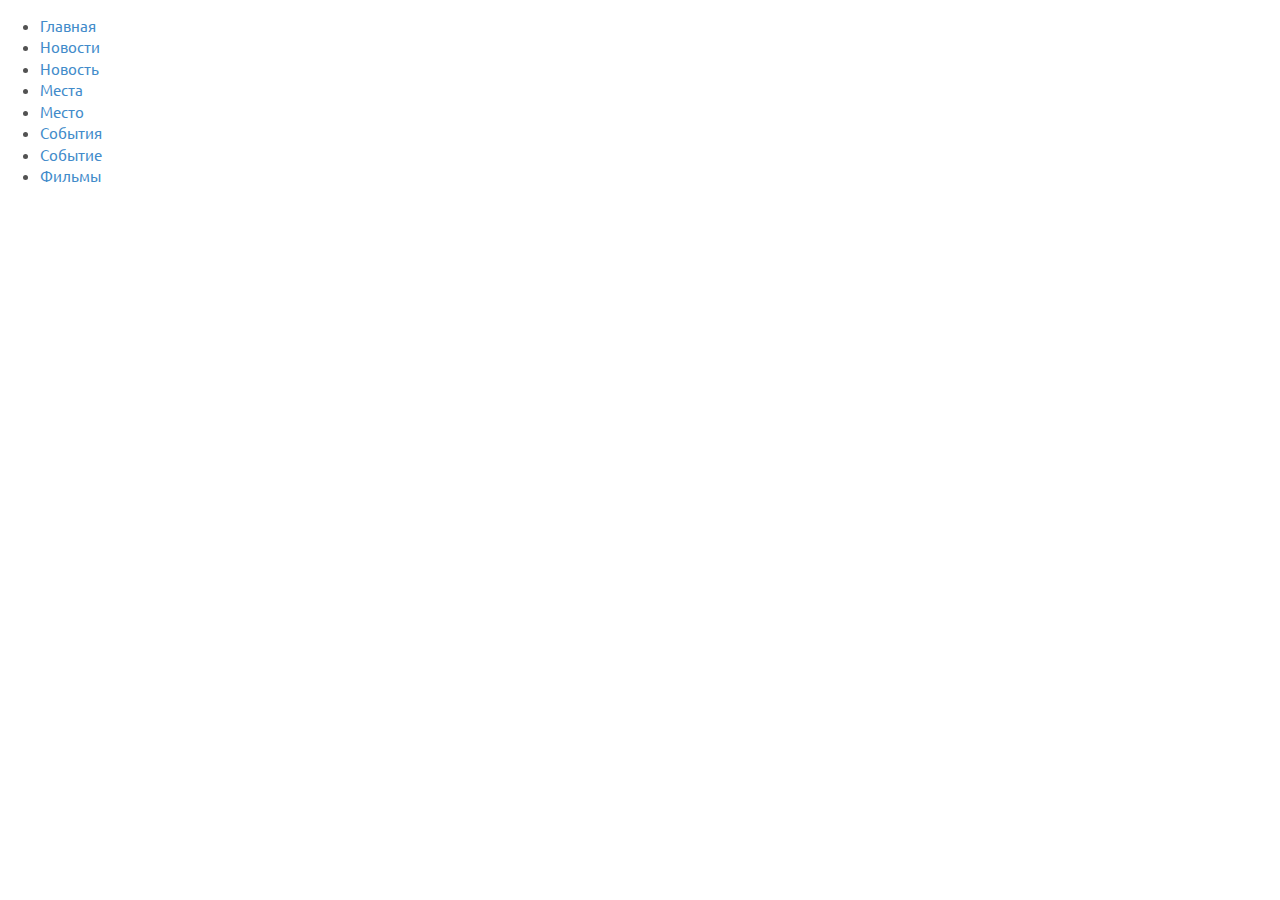
<file: index.html>
<!DOCTYPE html>
<html>
  <head>
    <meta charset="utf-8">
    <meta http-equiv="X-UA-Compatible" content="IE=edge">
    <meta name="viewport" content="initial-scale=1.0">
    <title>KZN</title>
    <link href="style/style.css" rel="stylesheet" media="all">
    <script src="http://vk.com/js/api/openapi.js" type="text/javascript"></script>
    <!--[if lt IE 9]>
      <script src="https://oss.maxcdn.com/libs/html5shiv/3.7.0/html5shiv.js"></script>
      <script src="https://oss.maxcdn.com/libs/respond.js/1.4.2/respond.min.js"></script>
    <![endif]-->


  </head>
<body>
    <div class="wrapper">
      <ul>
        <li><a href="main.html">Главная</a></li>
        <li><a href="news.html">Новости</a></li>
        <li><a href="news-item.html">Новость</a></li>
        <li><a href="places.html">Места</a></li>
        <li><a href="place-item.html">Место</a></li>
        <li><a href="events.html">События</a></li>
        <li><a href="event-item.html">Событие</a></li>
        <li><a href="film.html">Фильмы</a></li>
      </ul>
    </div>
  </body>
</html>
</file>
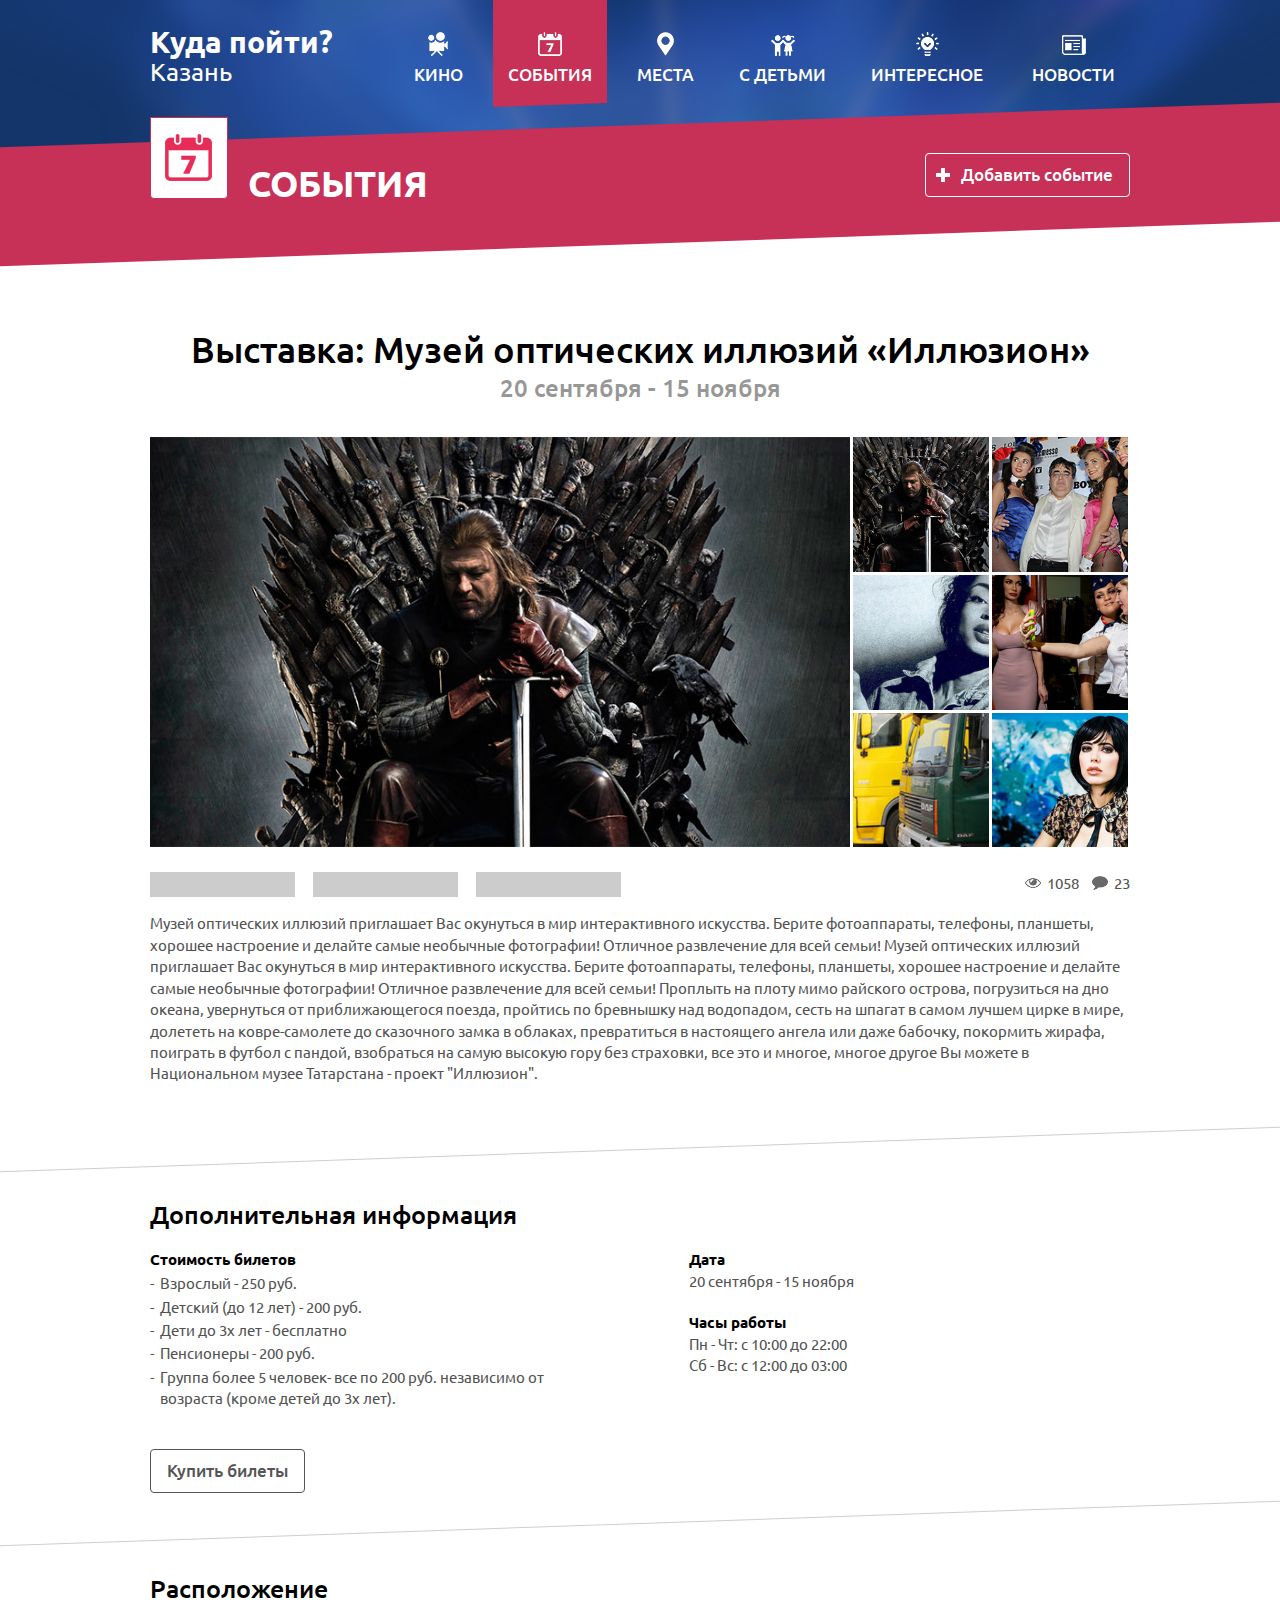
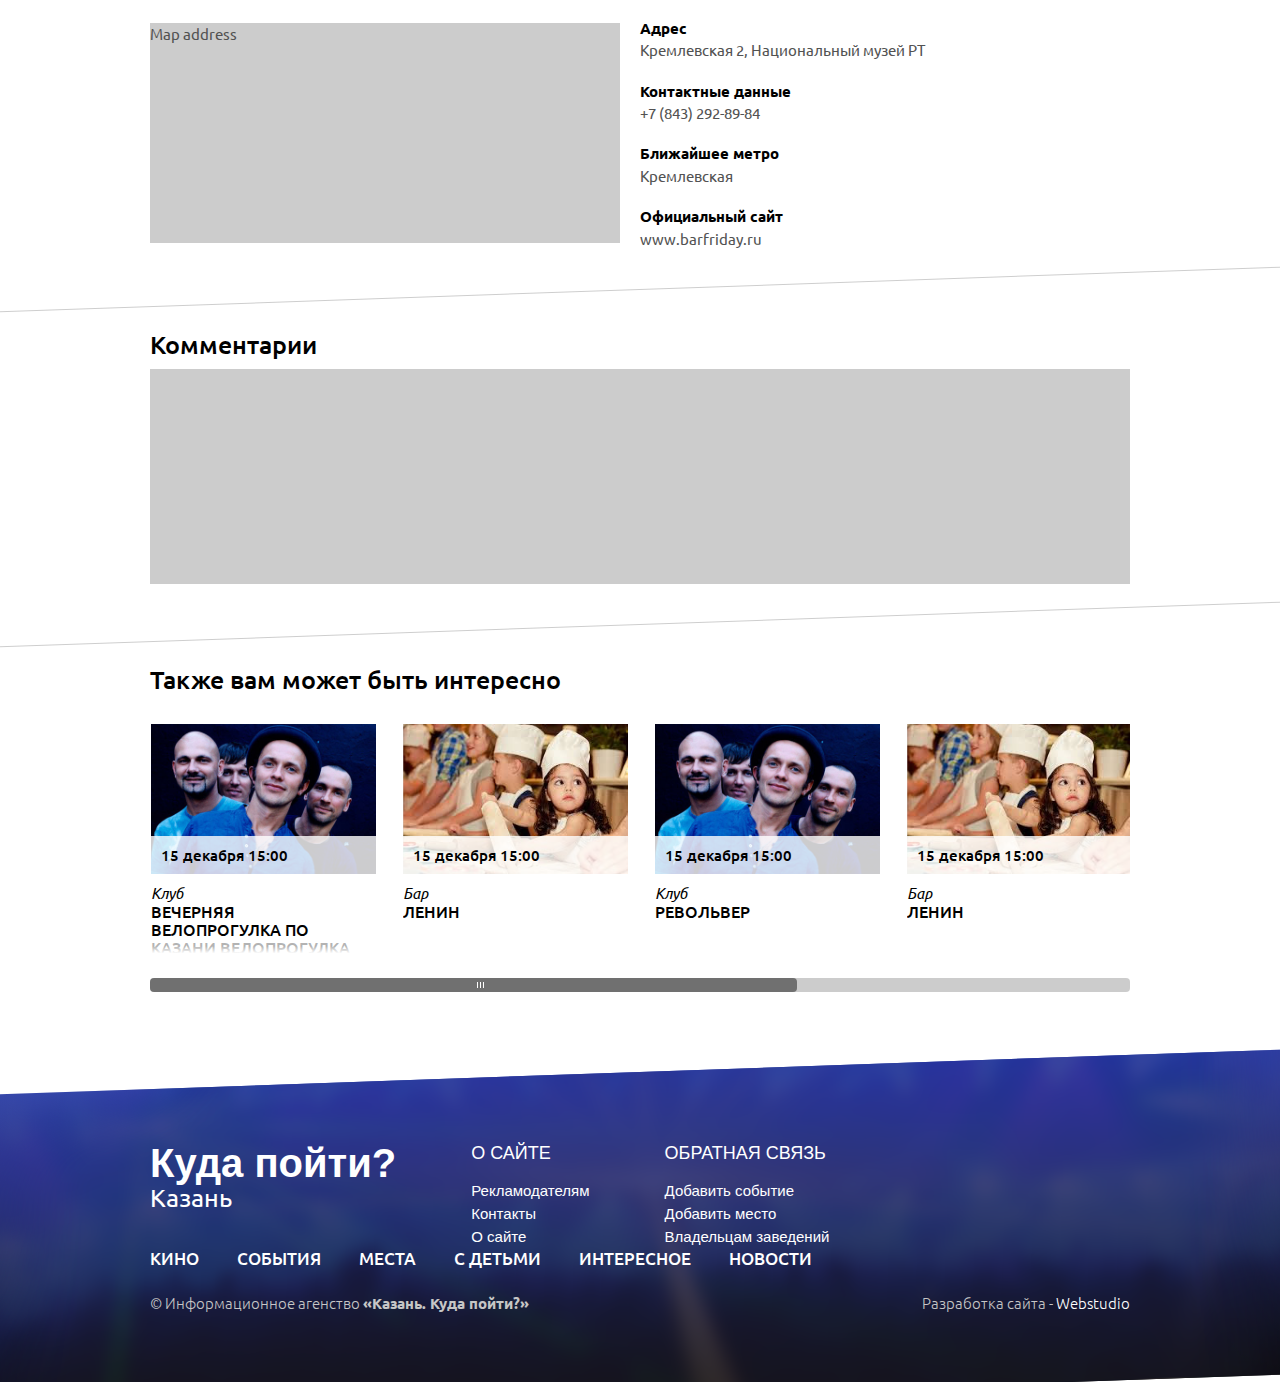
<file: event-item.html>
<!DOCTYPE html>
<html>
  <head>
    <meta charset="utf-8">
    <meta http-equiv="X-UA-Compatible" content="IE=edge">
    <meta name="viewport" content="initial-scale=1.0">
    <title>Event-item</title>
    <link href="style/style.css" rel="stylesheet" media="all">
    <script src="http://vk.com/js/api/openapi.js" type="text/javascript"></script>
    <!--[if lt IE 9]>
      <script src="https://oss.maxcdn.com/libs/html5shiv/3.7.0/html5shiv.js"></script>
      <script src="https://oss.maxcdn.com/libs/respond.js/1.4.2/respond.min.js"></script>
    <![endif]-->

  </head>
<body>
    <div class="wrapper">
  
      <header>
        <div class="header-top">
          <div class="container">
            <div class="logo pull-left">
              <a href="#">Куда пойти? <span>Казань</span></a>
            </div>
            <nav class="pull-right">
              <ul class="menu-list">
                <li class="first"><a href="#" class="link-menu i-cinema">кино</a></li>
                <li class="second  active"><a href="#" class="link-menu i-calendar">события</a></li>
                <li class="third"><a href="#" class="link-menu i-map">места</a></li>
                <li class="fourth"><a href="#" class="link-menu i-child">с детьми</a></li>
                <li class="five"><a href="#" class="link-menu i-lamp">интересное</a></li>
                <li class="six"><a href="#" class="link-menu i-news">новости</a></li>
              </ul>
            </nav>  
          </div><!-- end container -->
        </div>
        <div class="header-bottom event-bg">  
          <div class="container">
            <div class="pull-left">
              <h1 class="title-h1 i-title i-calendar-b-red">События</h1>
            </div>
            <div class="pull-right">
              <button class="btn btn-w">Добавить событие</button>
            </div>
          </div>
        </div>
      </header>

      <div class="middle">
        <div class="container">
            <div class="news-node">
              <div class="news-item">
                <h4 href="#" class="news-title">Выставка: Музей оптических иллюзий «Иллюзион»</h4>
                <p class="news-node-date">20 сентября - 15 ноября</p>
                <div class="gallery-img">
                  <div class="pull-left img-review"><img src="i/news.jpg"></div>
                  <div class="pull-right img-thumbnails">
                    <ul class="list-img-thumbnail">
                      <li>
                        <a href="i/news.jpg" class="img-thumbnail-item"><img src="i/news.jpg"></a>
                      </li>
                      <li>
                        <a href="i/news2.jpg" class="img-thumbnail-item"><img src="i/news2.jpg"></a>
                      </li>
                      <li>
                        <a href="i/news3.jpg" class="img-thumbnail-item"><img src="i/news3.jpg"></a>
                      </li>
                      <li>
                        <a href="i/news4.jpg" class="img-thumbnail-item"><img src="i/news4.jpg"></a>
                      </li>
                      <li>
                        <a href="i/news5.jpg" class="img-thumbnail-item"><img src="i/news5.jpg"></a>
                      </li>
                      <li>
                        <a href="i/news6.jpg" class="img-thumbnail-item"><img src="i/news6.jpg"></a>
                      </li>
                    </ul>
                  </div>
                </div>
                <div class="news-body">
                  <div class="news-body-header">
                    <div class="pull-left">
                      <div class="social-wrap">
                        <div></div>
                        <div></div>
                        <div></div>
                      </div>
                    </div>
                    <div class="pull-right"><span class="reviewed-icon">1058</span> <span class="comment-icon">23</span></div>
                  </div>
                  <p class="text">
                    Музей оптических иллюзий приглашает Вас окунуться в мир интерактивного искусства. Берите фотоаппараты, телефоны, планшеты, хорошее настроение и делайте самые необычные фотографии! Отличное развлечение для всей семьи! Музей оптических иллюзий приглашает Вас окунуться в мир интерактивного искусства. Берите фотоаппараты, телефоны, планшеты, хорошее настроение и делайте самые необычные фотографии! Отличное развлечение для всей семьи!
                    Проплыть на плоту мимо райского острова, погрузиться на дно океана, увернуться от приближающегося поезда, пройтись по бревнышку над водопадом, сесть на шпагат в самом лучшем цирке в мире, долететь на ковре-самолете до сказочного замка в облаках, превратиться в настоящего ангела или даже бабочку, покормить жирафа, поиграть в футбол с пандой, взобраться на самую высокую гору без страховки, все это и многое, многое другое Вы можете в Национальном музее Татарстана - проект "Иллюзион". 
                  </p>
                </div>
              </div>
            </div>
            <div class="skew-line">line</div>
            <div class="info-node">
              <h4 class="title">Дополнительная информация</h4>
              <div class="list-info-node-wrap">
                <ul class="list-info-node pull-left">

                  <li>
                    <h4>Стоимость билетов</h4>
                    <ul class="list-dash">
                      <li>Взрослый - 250 руб.</li>
                      <li>Детский (до 12 лет) - 200 руб.</li>
                      <li>Дети до 3х лет - бесплатно</li>
                      <li>Пенсионеры - 200 руб.</li>
                      <li>Группа более 5 человек- все по 200 руб. независимо от возраста (кроме детей до 3х лет).</li>
                    </ul>
                  </li>
                </ul>
                <ul class="list-info-node pull-right">
                  <li>
                    <h4>Дата</h4>
                    <p>20 сентября - 15 ноября</p>
                  </li>
                  <li>
                    <h4>Часы работы</h4>
                    <p>Пн - Чт:  с 10:00 до 22:00</p>
                    <p>Сб - Вс: с 12:00 до 03:00</p>
                  </li>
                </ul>
              </div>  
              <a href="#" class="btn btn-gray">Купить билеты</a>
            </div>
            <div class="skew-line">line</div>
            <div class="addr-node">
              <h4 class="title">Расположение</h4>

              <div class="addr-wrap">
                <div class="map-wrap pull-left">
                  Map address
                </div>
                <div class="addr-info pull-right">
                  <ul class="addr-list">
                    <li>
                      <h4>Адрес</h4>
                      <p>Кремлевская 2, Национальный музей РТ</p>
                    </li>
                    <li>
                      <h4>Контактные данные</h4>
                      <p><a href="tel:+78432928984">+7 (843) 292-89-84</a></p>
                    </li>
                    <li>
                      <h4>Ближайшее метро</h4>
                      <p>Кремлевская</p>
                    </li>
                    <li>
                      <h4>Официальный сайт</h4>
                      <p><a href="http://www.barfriday.ru/">www.barfriday.ru </a></p>
                    </li>
                  </ul>
                </div>
              </div>
            </div>
            <div class="skew-line">line</div>
            <div class="comment-wrap">
              <h4 class="title">Комментарии</h4>
              <div class="comment-plagin">
              </div>
            </div>
            <div class="skew-line">line</div>
            <div class="other-news-wrap">
              <h4 class="title">Также вам может быть интересно</h4>

              <div class="scroll-h scroll-gray">
                  <ul class="list-inline list-other-news list-other-places">
                    <li>
                      <div class="news-item">
                        <div class="news-img">
                          <img src="i/peolpe.jpg" alt="">
                          <div class="events-time">15 декабря 15:00</div>
                        </div>
                        <div class="news-body border-not">
                          <div class="news-body-header">
                            <div class="pull-left">
                              <p class="news-type">Клуб</p>
                            </div>
                          </div>
                          <a href="#" class="news-title">Вечерняя <br>велопрогулка по казани велопрогулка по казани
                          </a>
                        </div>
                      </div>
                    </li>
                    <li>
                      <div class="news-item">
                        <div class="news-img">
                          <img src="i/girl.jpg" alt="">
                          <div class="events-time">15 декабря 15:00</div>
                        </div>
                        <div class="news-body border-not">
                          <div class="news-body-header">
                            <div class="pull-left">
                              <p class="news-type">Бар</p>
                            </div>
                          </div>
                          <a href="#" class="news-title">Ленин
                          </a>
                        </div>
                      </div>
                    </li>
                    <li>
                      <div class="news-item">
                        <div class="news-img">
                          <img src="i/peolpe.jpg" alt="">
                          <div class="events-time">15 декабря 15:00</div>
                        </div>
                        <div class="news-body border-not">
                          <div class="news-body-header">
                            <div class="pull-left">
                              <p class="news-type">Клуб</p>
                            </div>
                          </div>
                          <a href="#" class="news-title">Револьвер
                          </a>
                        </div>
                      </div>
                    </li>
                    <li>
                      <div class="news-item">
                        <div class="news-img">
                          <img src="i/girl.jpg" alt="">
                          <div class="events-time">15 декабря 15:00</div>
                        </div>
                        <div class="news-body border-not">
                          <div class="news-body-header">
                            <div class="pull-left">
                              <p class="news-type">Бар</p>
                            </div>
                          </div>
                          <a href="#" class="news-title">Ленин
                          </a>
                        </div>
                      </div>
                    </li>
                    <li>
                      <div class="news-item">
                        <div class="news-img">
                          <img src="i/peolpe.jpg" alt="">
                          <div class="events-time">15 декабря 15:00</div>
                        </div>
                        <div class="news-body border-not">
                          <div class="news-body-header">
                            <div class="pull-left">
                              <p class="news-type">Клуб</p>
                            </div>
                          </div>
                          <a href="#" class="news-title">Револьвер
                          </a>
                        </div>
                      </div>
                    </li>
                    <li>
                      <div class="news-item">
                        <div class="news-img">
                          <img src="i/girl.jpg" alt="">
                          <div class="events-time">15 декабря 15:00</div>
                        </div>
                        <div class="news-body border-not">
                          <div class="news-body-header">
                            <div class="pull-left">
                              <p class="news-type">Бар</p>
                            </div>
                          </div>
                          <a href="#" class="news-title">Ленин
                          </a>
                        </div>
                      </div>
                    </li>
                  </ul>
              </div> 

            </div>
 
        </div>  
      </div><!-- end middle -->

   
    </div><!-- end wrapper -->

    <footer id="footer">
      <div class="footer-inner">
        <div class="container">
          <div class="footer-top">
            <div class="logo pull-left">
              <a href="#">Куда пойти? <span>Казань</span></a>
            </div>
            <div class="footer-submenu pull-left">
              <h3>о сайте</h3>
              <ul class="submenu-list">
                <li><a href="#">Рекламодателям</a></li>
                <li><a href="#">Контакты</a></li>
                <li><a href="#">О сайте</a></li>
              </ul>
            </div>
            <div class="footer-submenu pull-left">
              <h3>обратная связь</h3>
              <ul class="submenu-list">
                <li><a href="#">Добавить событие</a></li>
                <li><a href="#">Добавить место</a></li>
                <li><a href="#">Владельцам заведений</a></li>
              </ul>
            </div>
            <div class="vk-wrapper pull-right">
              <!-- VK Widget -->
              <div id="vk_groups"></div>
              <script type="text/javascript">
              VK.Widgets.Group("vk_groups", {mode: 1, width: "220", height: "400", color1: 'FFFFFF', color2: '2B587A', color3: '5B7FA6'}, 38959783);
              </script>
            </div>
          </div>  
          <ul class="menu-list-footer">
            <li><a href="#">кино</a></li>
            <li><a href="#">события</a></li>
            <li><a href="#">места</a></li>
            <li><a href="#">с детьми</a></li>
            <li><a href="#">интересное</a></li>
            <li><a href="#">новости</a></li>
          </ul>
          <div class="footer-bottom">
            <div class="pull-left">
              <p>© Информационное агенство <b>«Казань. Куда пойти?»</b></p>
            </div>
            <div class="pull-right">
              <p>Разработка сайта - <a href="#">Webstudio</a></p>
            </div>
          </div>  
        </div>
      </div>  
    </footer><!-- end footer -->

    <!-- <script src="https://ajax.googleapis.com/ajax/libs/jquery/1/jquery.min.js"></script>-->
    <script src="src/js/jquery-min.js"></script>
    <script src="src/js/slick.js"></script>
    <script src="src/js/scrollpane.js"></script>
    <script src="js/index.js"></script>
  </body>
</html>
</file>
<file: style/style.css>
@charset "UTF-8";
@import url(https://fonts.googleapis.com/css?family=Ubuntu:400,300,300italic,500,700&subset=latin,cyrillic);
/*! normalize.css v3.0.1 | MIT License | git.io/normalize */
html { -ms-text-size-adjust: 100%; -webkit-text-size-adjust: 100%; }

body { margin: 0; }

article, aside, details, figcaption, figure, footer, header, hgroup, main, nav, section, summary { display: block; }

audio, canvas, progress, video { display: inline-block; vertical-align: baseline; }

audio:not([controls]) { display: none; height: 0; }

[hidden], template { display: none; }

a { background: transparent; }

a:active, a:hover, a:focus { outline: 0; }

abbr[title] { border-bottom: 1px dotted; }

b, strong { font-weight: bold; }

dfn { font-style: italic; }

h1 { font-size: 2em; margin: 0.67em 0; }

mark { background: #ff0; color: #000; }

small { font-size: 80%; }

sub, sup { font-size: 75%; line-height: 0; position: relative; vertical-align: baseline; }

sup { top: -0.5em; }

sub { bottom: -0.25em; }

img { border: 0; }

svg:not(:root) { overflow: hidden; }

figure { margin: 1em 40px; }

hr { -moz-box-sizing: content-box; box-sizing: content-box; height: 0; }

pre { overflow: auto; }

code, kbd, pre, samp { font-family: monospace, monospace; font-size: 1em; }

button, input, optgroup, select, textarea { color: inherit; font: inherit; margin: 0; }

button { overflow: visible; }

button, select { text-transform: none; }

button, html input[type="button"], input[type="reset"], input[type="submit"] { -webkit-appearance: button; cursor: pointer; }

button[disabled], html input[disabled] { cursor: default; }

button::-moz-focus-inner, input::-moz-focus-inner { border: 0; padding: 0; }

input { line-height: normal; }

input[type="checkbox"], input[type="radio"] { box-sizing: border-box; padding: 0; }

input[type="number"]::-webkit-inner-spin-button, input[type="number"]::-webkit-outer-spin-button { height: auto; }

input[type="search"] { -webkit-appearance: textfield; -moz-box-sizing: content-box; -webkit-box-sizing: content-box; box-sizing: content-box; }

input[type="search"]::-webkit-search-cancel-button, input[type="search"]::-webkit-search-decoration { -webkit-appearance: none; }

fieldset { border: 1px solid #c0c0c0; margin: 0 2px; padding: 0.35em 0.625em 0.75em; }

legend { border: 0; padding: 0; }

textarea { overflow: auto; }

optgroup { font-weight: bold; }

table { border-collapse: collapse; border-spacing: 0; }

td, th { padding: 0; }

* { -webkit-box-sizing: border-box; -moz-box-sizing: border-box; box-sizing: border-box; outline: none; }

*:before, *:after { -webkit-box-sizing: border-box; -moz-box-sizing: border-box; box-sizing: border-box; }

html { -webkit-tap-highlight-color: transparent; }

body { font-family: "Ubuntu", "Helvetica Neue", Helvetica, Arial, sans-serif; font-size: 15px; line-height: 1.42857; color: #525252; background-color: #fff; word-wrap: break-word; }

input, button, select, textarea { font-family: inherit; font-size: inherit; line-height: inherit; }

a { color: #428bca; text-decoration: none; }
a:hover, a:focus { color: #2a6496; text-decoration: underline; }

figure { margin: 0; }

img { vertical-align: middle; }

.img-responsive { display: block; width: 100% \9; max-width: 100%; height: auto; }

.img-rounded { border-radius: 6px; }

.img-thumbnail { padding: 4px; line-height: 1.42857; background-color: #fff; border: 1px solid #ddd; border-radius: 4px; -webkit-transition: all 0.2s ease-in-out; -o-transition: all 0.2s ease-in-out; transition: all 0.2s ease-in-out; display: inline-block; width: 100% \9; max-width: 100%; height: auto; }

.img-circle { border-radius: 50%; }

hr { margin-top: 21px; margin-bottom: 21px; border: 0; border-top: 1px solid #eeeeee; }

.color-y { color: #ffb91d; }

.list-inline { padding: 0; margin: 0; list-style: none; }
.list-inline li { display: inline-block; vertical-align: top; }

.container { margin-right: auto; margin-left: auto; padding-left: 10px; padding-right: 10px; width: 1000px; }
.container:before, .container:after { content: " "; display: table; }
.container:after { clear: both; }

.container-fluid { margin-right: auto; margin-left: auto; padding-left: 10px; padding-right: 10px; }
.container-fluid:before, .container-fluid:after { content: " "; display: table; }
.container-fluid:after { clear: both; }

.row { margin-left: -10px; margin-right: -10px; }
.row:before, .row:after { content: " "; display: table; }
.row:after { clear: both; }

.col-xs-1, .col-sm-1, .col-md-1, .col-lg-1, .col-xs-2, .col-sm-2, .col-md-2, .col-lg-2, .col-xs-3, .col-sm-3, .col-md-3, .col-lg-3, .col-xs-4, .col-sm-4, .col-md-4, .col-lg-4, .col-xs-5, .col-sm-5, .col-md-5, .col-lg-5, .col-xs-6, .col-sm-6, .col-md-6, .col-lg-6, .col-xs-7, .col-sm-7, .col-md-7, .col-lg-7, .col-xs-8, .col-sm-8, .col-md-8, .col-lg-8, .col-xs-9, .col-sm-9, .col-md-9, .col-lg-9, .col-xs-10, .col-sm-10, .col-md-10, .col-lg-10, .col-xs-11, .col-sm-11, .col-md-11, .col-lg-11, .col-xs-12, .col-sm-12, .col-md-12, .col-lg-12 { position: relative; min-height: 1px; padding-left: 10px; padding-right: 10px; }

.col-lg-1, .col-lg-2, .col-lg-3, .col-lg-4, .col-lg-5, .col-lg-6, .col-lg-7, .col-lg-8, .col-lg-9, .col-lg-10, .col-lg-11, .col-lg-12 { float: left; }

.col-lg-1 { width: 8.33333%; }

.col-lg-2 { width: 16.66667%; }

.col-lg-3 { width: 25%; }

.col-lg-4 { width: 33.33333%; }

.col-lg-5 { width: 41.66667%; }

.col-lg-6 { width: 50%; }

.col-lg-7 { width: 58.33333%; }

.col-lg-8 { width: 66.66667%; }

.col-lg-9 { width: 75%; }

.col-lg-10 { width: 83.33333%; }

.col-lg-11 { width: 91.66667%; }

.col-lg-12 { width: 100%; }

.col-lg-pull-0 { right: auto; }

.col-lg-pull-1 { right: 8.33333%; }

.col-lg-pull-2 { right: 16.66667%; }

.col-lg-pull-3 { right: 25%; }

.col-lg-pull-4 { right: 33.33333%; }

.col-lg-pull-5 { right: 41.66667%; }

.col-lg-pull-6 { right: 50%; }

.col-lg-pull-7 { right: 58.33333%; }

.col-lg-pull-8 { right: 66.66667%; }

.col-lg-pull-9 { right: 75%; }

.col-lg-pull-10 { right: 83.33333%; }

.col-lg-pull-11 { right: 91.66667%; }

.col-lg-pull-12 { right: 100%; }

.col-lg-push-0 { left: auto; }

.col-lg-push-1 { left: 8.33333%; }

.col-lg-push-2 { left: 16.66667%; }

.col-lg-push-3 { left: 25%; }

.col-lg-push-4 { left: 33.33333%; }

.col-lg-push-5 { left: 41.66667%; }

.col-lg-push-6 { left: 50%; }

.col-lg-push-7 { left: 58.33333%; }

.col-lg-push-8 { left: 66.66667%; }

.col-lg-push-9 { left: 75%; }

.col-lg-push-10 { left: 83.33333%; }

.col-lg-push-11 { left: 91.66667%; }

.col-lg-push-12 { left: 100%; }

.col-lg-offset-0 { margin-left: 0%; }

.col-lg-offset-1 { margin-left: 8.33333%; }

.col-lg-offset-2 { margin-left: 16.66667%; }

.col-lg-offset-3 { margin-left: 25%; }

.col-lg-offset-4 { margin-left: 33.33333%; }

.col-lg-offset-5 { margin-left: 41.66667%; }

.col-lg-offset-6 { margin-left: 50%; }

.col-lg-offset-7 { margin-left: 58.33333%; }

.col-lg-offset-8 { margin-left: 66.66667%; }

.col-lg-offset-9 { margin-left: 75%; }

.col-lg-offset-10 { margin-left: 83.33333%; }

.col-lg-offset-11 { margin-left: 91.66667%; }

.col-lg-offset-12 { margin-left: 100%; }

.btn { display: inline-block; margin-bottom: 0; text-align: center; vertical-align: middle; cursor: pointer; background-image: none; background: none; border: 1px solid #ccc; border-radius: 4px; padding: 1px 16px; font: 500 17px/40px "Ubuntu", sans-serif; white-space: nowrap; -webkit-user-select: none; -moz-user-select: none; -ms-user-select: none; user-select: none; -webkit-transition: all linear 0.2s; -o-transition: all linear 0.2s; transition: all linear 0.2s; }
.btn:hover, .btn:active, .btn:focus, .btn.active { text-decoration: none; }

.btn-w { border-color: #fff; color: #fff; }
.btn-w:hover, .btn-w:active, .btn-w:focus, .btn-w.active { background: #fff; }

.btn-gray { border-color: #565555; color: #565555; }
.btn-gray:hover, .btn-gray:active, .btn-gray:focus, .btn-gray.active { background: #565555; color: #fff; }

.btn-y { border-color: #ffb91d; color: #ffb91d; }
.btn-y:hover, .btn-y:active, .btn-y:focus, .btn-y.active { background: #ffb91d; color: #fff; }

.btn-g { border-color: #6bc04b; color: #6bc04b; }
.btn-g:hover, .btn-g:active, .btn-g:focus, .btn-g.active { background: #6bc04b; color: #fff; }

.btn-dark-bl { border-color: #388cf5; color: #388cf5; }
.btn-dark-bl:hover, .btn-dark-bl:active, .btn-dark-bl:focus, .btn-dark-bl.active { background: #388cf5; color: #fff; }

.btn-more { width: 148px; text-align: center; }

.btn-center { display: block; margin: 0 auto; }

.pagination-wrap { margin: 30px 0; text-align: center; }

.pagination { display: inline-block; border: 1px solid #565555; border-radius: 4px; font-size: 0; }
.pagination li { width: 44px; height: 42px; border-left: 1px solid #565555; }
.pagination li a { display: block; font: 500 17px/42px "Ubuntu",sans-serif; color: #565555; -webkit-transition: all linear 0.1s; -o-transition: all linear 0.1s; transition: all linear 0.1s; }
.pagination li a.active { color: #fff; background: #565555; }
.pagination li a:hover, .pagination li a:focus, .pagination li a:active { color: #fff; background: #565555; text-decoration: none; }
.pagination li:first-child { border: none; }

.clearfix:before, .clearfix:after { content: " "; display: table; }
.clearfix:after { clear: both; }

.center-block { display: block; margin-left: auto; margin-right: auto; }

.pull-right { float: right !important; }

.pull-left { float: left !important; }

.hide { display: none !important; }

.show { display: block !important; }

.invisible { visibility: hidden; }

.text-hide { font: 0/0 a; color: transparent; text-shadow: none; background-color: transparent; border: 0; }

.hidden { display: none !important; visibility: hidden !important; }

.affix { position: fixed; -webkit-transform: translate3d(0, 0, 0); transform: translate3d(0, 0, 0); }

/* Slider */
.slick-slider { position: relative; display: block; -moz-box-sizing: border-box; box-sizing: border-box; -webkit-user-select: none; -moz-user-select: none; -ms-user-select: none; user-select: none; -webkit-touch-callout: none; -khtml-user-select: none; -ms-touch-action: pan-y; touch-action: pan-y; -webkit-tap-highlight-color: transparent; }

.slick-list { position: relative; display: block; overflow: hidden; margin: 0; padding: 0; }

.slick-list:focus { outline: none; }

.slick-list.dragging { cursor: pointer; cursor: hand; }

.slick-slider .slick-track, .slick-slider .slick-list { -webkit-transform: translate3d(0, 0, 0); -moz-transform: translate3d(0, 0, 0); -ms-transform: translate3d(0, 0, 0); -o-transform: translate3d(0, 0, 0); transform: translate3d(0, 0, 0); }

.slick-track { position: relative; top: 0; left: 0; display: block; }

.slick-track:before, .slick-track:after { display: table; content: ''; }

.slick-track:after { clear: both; }

.slick-loading .slick-track { visibility: hidden; }

.slick-slide { display: none; float: left; height: 100%; min-height: 1px; }

[dir='rtl'] .slick-slide { float: right; }

.slick-slide img { display: block; }

.slick-slide.slick-loading img { display: none; }

.slick-slide.dragging img { pointer-events: none; }

.slick-initialized .slick-slide { display: block; }

.slick-loading .slick-slide { visibility: hidden; }

.slick-vertical .slick-slide { display: block; height: auto; border: 1px solid transparent; }

.slick-arrow.slick-hidden { display: none; }

/* Slider */
/* Icons */
@font-face { font-family: 'slick'; font-weight: normal; font-style: normal; src: url("./fonts/slick.eot"); src: url("./fonts/slick.eot?#iefix") format("embedded-opentype"), url("./fonts/slick.woff") format("woff"), url("./fonts/slick.ttf") format("truetype"), url("./fonts/slick.svg#slick") format("svg"); }
/* Arrows */
.slick-prev, .slick-next { font-size: 0; line-height: 0; position: absolute; top: 50%; display: block; width: 20px; height: 20px; padding: 0; margin-top: -10px\9; /*lte IE 8*/ -webkit-transform: translate(0, -50%); -ms-transform: translate(0, -50%); transform: translate(0, -50%); cursor: pointer; color: transparent; border: none; outline: none; background: transparent; }

.slick-prev:hover, .slick-prev:focus, .slick-next:hover, .slick-next:focus { color: transparent; outline: none; background: transparent; }

.slick-prev:hover:before, .slick-prev:focus:before, .slick-next:hover:before, .slick-next:focus:before { opacity: 1; }

.slick-prev.slick-disabled:before, .slick-next.slick-disabled:before { opacity: .25; }

.slick-prev:before, .slick-next:before { font-family: 'slick'; font-size: 20px; line-height: 1; opacity: .75; color: #000; -webkit-font-smoothing: antialiased; -moz-osx-font-smoothing: grayscale; }

.slick-prev { left: -25px; }

[dir='rtl'] .slick-prev { right: -25px; left: auto; }

.slick-prev:before { content: 'тЖР'; }

[dir='rtl'] .slick-prev:before { content: 'тЖТ'; }

.slick-next { right: -25px; }

[dir='rtl'] .slick-next { right: auto; left: -25px; }

.slick-next:before { content: 'тЖТ'; }

[dir='rtl'] .slick-next:before { content: 'тЖР'; }

/* Dots */
.slick-slider { margin-bottom: 30px; }

.slick-dots { position: absolute; top: 0; right: -35px; margin: 0; display: block; width: 20px; padding: 0; list-style: none; text-align: center; }

.slick-dots li { position: relative; width: 20px; height: 22px; padding: 0; cursor: pointer; }

.slick-dots li button { font-size: 0; line-height: 0; display: block; width: 20px; height: 20px; padding: 5px; cursor: pointer; color: transparent; border: 0; outline: none; background: transparent; }

.slick-dots li button:hover, .slick-dots li button:focus { outline: none; }

.slick-dots li button:hover:before, .slick-dots li button:focus:before { opacity: 1; }

.slick-dots li button:before { position: absolute; z-index: 10; top: 0; left: 0; width: 12px; height: 12px; border-radius: 12px; border: 2px solid transparent; content: ''; text-align: center; -webkit-font-smoothing: antialiased; -moz-osx-font-smoothing: grayscale; }

.carousel-yellow .slick-dots li button:before { border-color: #ffb91d; }

.carousel-yellow .slick-dots li.slick-active button:before, .carousel-yellow .slick-dots li button:hover:before, .carousel-yellow .slick-dots li button:focus:before { background: #ffb91d; }

.carousel-white .slick-dots li button:before { border-color: #fff; }

.carousel-white .slick-dots li.slick-active button:before, .carousel-white .slick-dots li button:hover:before, .carousel-white .slick-dots li button:focus:before { background: #fff; }

.carousel-dark-bl .slick-dots li button:before { border-color: #388cf5; }

.carousel-dark-bl .slick-dots li.slick-active button:before, .carousel-dark-bl .slick-dots li button:hover:before, .carousel-dark-bl .slick-dots li button:focus:before { background: #388cf5; }

.carousel-green .slick-dots li button:before { border-color: #6bc04b; }

.carousel-green .slick-dots li.slick-active button:before, .carousel-green .slick-dots li button:hover:before, .carousel-green .slick-dots li button:focus:before { background: #6bc04b; }

/* CSS Styles that are needed by jScrollPane for it to operate correctly.  Include this stylesheet in your site or copy and paste the styles below into your stylesheet - jScrollPane may not operate correctly without them. */
.jspContainer { overflow: hidden; position: relative; }

.jspPane { position: absolute; }

.jspVerticalBar { position: absolute; top: 0; right: 0; width: 16px; height: 100%; background: red; }

.jspHorizontalBar { position: absolute; bottom: 25px; left: 0; width: 100%; height: 14px; }

.jspCap { display: none; }

.jspHorizontalBar .jspCap { float: left; }

.jspTrack { background: rgba(255, 255, 255, 0.6); position: relative; }

.jspDrag { background: #fff; position: relative; top: 0; left: 0; cursor: pointer; }

.jspHorizontalBar .jspTrack, .jspHorizontalBar .jspDrag { float: left; height: 100%; border-radius: 4px; }

.jspArrow { background: #50506d; text-indent: -20000px; display: block; cursor: pointer; padding: 0; margin: 0; }

.jspArrow.jspDisabled { cursor: default; background: #80808d; }

.jspVerticalBar .jspArrow { height: 16px; }

.jspHorizontalBar .jspArrow { width: 16px; float: left; height: 100%; }

.jspVerticalBar .jspArrow:focus { outline: none; }

.jspCorner { background: #eeeef4; float: left; height: 100%; }

.jspPane { outline: none; }

/* Yuk! CSS Hack for IE6 3 pixel bug :( */
* html .jspCorner { margin: 0 -3px 0 0; }

.other-news-wrap .jspHorizontalBar { bottom: 0; }

.scroll-h .jspDrag:after { content: ""; position: absolute; z-index: 10; top: 50%; left: 50%; display: block; width: 7px; height: 6px; margin: -3px 0 0 3px; background: url("../i/icons/sprites.png"); background-position: -207px -125px; }

.scroll-gray .jspTrack { background: rgba(0, 0, 0, 0.2); }
.scroll-gray .jspDrag { background: rgba(0, 0, 0, 0.45); }
.scroll-gray .jspDrag:after { content: ""; position: absolute; z-index: 10; top: 50%; left: 50%; display: block; width: 7px; height: 6px; margin: -3px 0 0 3px; background: url("../i/icons/sprites.png"); background-position: -264px -214px; }

/*! Swipebox v1.3.0 | Constantin Saguin csag.co | MIT License | github.com/brutaldesign/swipebox */
html.swipebox-html.swipebox-touch { overflow: hidden !important; }

#swipebox-overlay img { border: none !important; }

#swipebox-overlay { width: 100%; height: 100%; position: fixed; top: 0; left: 0; z-index: 99999 !important; overflow: hidden; -webkit-user-select: none; -moz-user-select: none; -ms-user-select: none; user-select: none; }

#swipebox-container { position: relative; width: 100%; height: 100%; }

#swipebox-slider { -webkit-transition: -webkit-transform 0.4s ease; transition: transform 0.4s ease; height: 100%; left: 0; top: 0; width: 100%; white-space: nowrap; position: absolute; display: none; cursor: pointer; }

#swipebox-slider .slide { height: 100%; width: 100%; padding: 0 10%; line-height: 1px; text-align: center; display: inline-block; }

#swipebox-slider .slide:before { content: ""; display: inline-block; height: 50%; width: 1px; margin-right: -1px; }

#swipebox-slider .slide img, #swipebox-slider .slide .swipebox-video-container, #swipebox-slider .slide .swipebox-inline-container { display: inline-block; max-height: 100%; max-width: 100%; margin: 0; padding: 0; width: auto; height: auto; vertical-align: middle; }

#swipebox-slider .slide .swipebox-video-container { background: none; max-width: 1140px; max-height: 100%; width: 100%; padding: 5%; -webkit-box-sizing: border-box; box-sizing: border-box; }

#swipebox-slider .slide .swipebox-video-container .swipebox-video { width: 100%; height: 0; padding-bottom: 56.25%; overflow: hidden; position: relative; }

#swipebox-slider .slide .swipebox-video-container .swipebox-video iframe { width: 100% !important; height: 100% !important; position: absolute; top: 0; left: 0; }

#swipebox-slider .slide-loading { background: url(../i/icons/loader.gif) no-repeat center center; }

#swipebox-bottom-bar, #swipebox-top-bar { -webkit-transition: 0.5s; transition: 0.5s; position: absolute; left: 0; z-index: 999; height: 0; width: 100%; }

#swipebox-bottom-bar { top: 50%; margin-top: -25px; }

#swipebox-top-bar { top: -50px; }

#swipebox-title { display: block; width: 100%; text-align: center; }

#swipebox-prev, #swipebox-next, #swipebox-close { background-image: url(../i/icons/icons.png); background-repeat: no-repeat; border: none !important; text-decoration: none !important; cursor: pointer; width: 50px; height: 50px; top: 0; }

#swipebox-arrows { display: block; margin: 0 auto; width: 100%; height: 0; }

#swipebox-prev { background-position: -32px 13px; float: left; }

#swipebox-next { background-position: -78px 13px; float: right; }

#swipebox-close { top: 0; right: 0; position: absolute; z-index: 9999; background-position: 15px 12px; }

.swipebox-no-close-button #swipebox-close { display: none; }

#swipebox-prev.disabled, #swipebox-next.disabled { opacity: 0.3; }

.swipebox-no-touch #swipebox-overlay.rightSpring #swipebox-slider { -webkit-animation: rightSpring 0.3s; animation: rightSpring 0.3s; }

.swipebox-no-touch #swipebox-overlay.leftSpring #swipebox-slider { -webkit-animation: leftSpring 0.3s; animation: leftSpring 0.3s; }

.swipebox-touch #swipebox-container:before, .swipebox-touch #swipebox-container:after { -webkit-backface-visibility: hidden; backface-visibility: hidden; -webkit-transition: all .3s ease; transition: all .3s ease; content: ' '; position: absolute; z-index: 999; top: 0; height: 100%; width: 20px; opacity: 0; }

.swipebox-touch #swipebox-container:before { left: 0; -webkit-box-shadow: inset 10px 0px 10px -8px #656565; box-shadow: inset 10px 0px 10px -8px #656565; }

.swipebox-touch #swipebox-container:after { right: 0; -webkit-box-shadow: inset -10px 0px 10px -8px #656565; box-shadow: inset -10px 0px 10px -8px #656565; }

.swipebox-touch #swipebox-overlay.leftSpringTouch #swipebox-container:before { opacity: 1; }

.swipebox-touch #swipebox-overlay.rightSpringTouch #swipebox-container:after { opacity: 1; }

@-webkit-keyframes rightSpring { 0% { left: 0; }
  50% { left: -30px; }
  100% { left: 0; } }
@keyframes rightSpring { 0% { left: 0; }
  50% { left: -30px; }
  100% { left: 0; } }
@-webkit-keyframes leftSpring { 0% { left: 0; }
  50% { left: 30px; }
  100% { left: 0; } }
@keyframes leftSpring { 0% { left: 0; }
  50% { left: 30px; }
  100% { left: 0; } }
@media screen and (min-width: 800px) { #swipebox-close { right: 10px; }
  #swipebox-arrows { width: 95%; } }
/* Skin 
--------------------------*/
#swipebox-overlay { background: rgba(0, 0, 0, 0.85); }

#swipebox-bottom-bar, #swipebox-top-bar { text-shadow: 1px 1px 1px black; opacity: 0.95; }

#swipebox-top-bar { color: white !important; font-size: 15px; line-height: 43px; font-family: Helvetica, Arial, sans-serif; }

.film-item { margin: 80px 0 40px 0; }

.film-header { margin: 20px 0 30px 0; }
.film-header:before, .film-header:after { content: " "; display: table; }
.film-header:after { clear: both; }
.film-header h2 { margin: 5px 0; font: 500 36px/40px "Ubuntu", sans-serif; color: #000; letter-spacing: 0; }
.film-header h4 { margin: 5px 0; font: 500 24px/26px "Ubuntu", sans-serif; color: #979797; }
.film-header .name-film { max-width: 760px; }

.film-header .btn { margin: 10px 0; }

.film-info { margin: 10px 0; font-size: 0; }
.film-info:before, .film-info:after { content: " "; display: table; }
.film-info:after { clear: both; }
.film-info .col-1, .film-info .col-3 { display: inline-block; vertical-align: top; overflow: hidden; }
.film-info .col-2 { display: inline-block; vertical-align: top; }

.film-poster { width: 136px; margin-right: 40px; }
.film-poster img { display: block; max-width: 100%; }

.film-detail-list { list-style-type: none; padding: 0; margin: 0; width: 500px; margin: -25px 30px 0 -3%; }
.film-detail-list li { display: inline-block; vertical-align: top; width: 47%; margin: 25px 0 0 3%; }
.film-detail-list .title { margin: 0; font: 700 15px/17px "Ubuntu", sans-serif; color: #000; letter-spacing: 0; }
.film-detail-list .text { margin: 0; font: 400 15px/17px "Ubuntu", sans-serif; color: #525252; }

.film-raiting { width: 270px; height: 180px; font: 700 24px/34px "Ubuntu", sans-serif; color: #f6883c; }
.film-raiting:before, .film-raiting:after { content: " "; display: table; }
.film-raiting:after { clear: both; }
.film-raiting .imbd-r { float: left; padding: 0 0 0 87px; background: url("../i/icons/imbd.jpg") center left no-repeat; }
.film-raiting .kp-r { float: right; padding: 0 0 0 87px; background: url("../i/icons/kp.jpg") center left no-repeat; }

.film-review { position: relative; height: 75px; overflow: hidden; }
.film-review p { margin: 10px 0; }
.film-review .inner { padding: 0 0 10px 0; }

.film-link-review { position: absolute; bottom: 0; display: inline-block; color: #000; }
.film-link-review:hover, .film-link-review:focus { color: #000; }
.film-link-review:focus { text-decoration: none; }

.film-synopsis { position: relative; padding: 0 0 20px 0; margin: 0 0 20px 0; }

.film-gallery { height: 150px; }

.gallery-list { list-style-type: none; padding: 0; margin: 0 0 0 -3px; font-size: 0; }
.gallery-list li { position: relative; display: inline-block; vertical-align: top; width: 137px; height: 135px; margin: 0 0 0 3px; background: #ccc; }
.gallery-list li img { position: absolute; top: 0; left: 50%; height: 100%; -webkit-transform: translate(-50%, 0); -ms-transform: translate(-50%, 0); -o-transform: translate(-50%, 0); transform: translate(-50%, 0); }
.gallery-list li.gallery-video { width: 279px; }
.gallery-list li.gallery-video:after { content: ""; position: absolute; top: 50%; left: 50%; z-index: 10; width: 0; height: 0; border: 0 solid transparent; border-bottom-width: 30px; border-top-width: 30px; border-left: 30px solid #fff; -webkit-transform: translate(-50%, -50%); -ms-transform: translate(-50%, -50%); -o-transform: translate(-50%, -50%); transform: translate(-50%, -50%); }

.film-shows { margin: 90px 0 20px 0; }

.film-shows-top:before, .film-shows-top:after { content: " "; display: table; }
.film-shows-top:after { clear: both; }
.film-shows-top .title { float: left; margin: 10px 0; font: 500 36px/40px "Ubuntu", sans-serif; color: #000; letter-spacing: 0; }
.film-shows-top .text { float: right; color: #000; }

.film-shows-header:before, .film-shows-header:after { content: " "; display: table; }
.film-shows-header:after { clear: both; }
.film-shows-header .btn { padding: 1px 14px; }

.table-cinema td { vertical-align: middle; padding: 10px 0 20px 0; }

.table-cinema { width: 100%; margin: 12px 0; table-layout: fixed; }
.table-cinema tr { border-top: 1px solid #ccc; }
.table-cinema tr td:first-child { width: 40%; padding-right: 20px; }
.table-cinema tr td:nth-child(2) { width: 60%; }

.table-cinema .cinema-title { margin: 0; font: 700 20px/23px "Ubuntu", sans-serif; color: #000; }
.table-cinema .addr { margin: 0; }

.list-show { list-style: none; padding: 0; margin: 0 0 0 -11px; font-size: 0; }
.list-show li { display: inline-block; margin: 10px 0 0 11px; }
.list-show .show-item { width: 80px; height: 40px; border: 1px solid #ccc; text-align: center; color: #000; font: 500 20px/40px "Ubuntu", sans-serif; }
.list-show .show-item.inactive { color: #ccc; }

.shows-detail { position: relative; padding: 0 0 0 50px; }
.shows-detail .shows-type { position: absolute; display: block; top: 50%; left: 0; margin-top: -3px; font: 300 16px/16px "Ubuntu", sans-serif; }

.news-item { margin: 0 0 20px 0; }
.news-item .news-img { overflow: hidden; }
.news-item .news-img img { display: block; width: 100%; }
.news-item .link-black { display: block; }

.news-tag { padding: 16px 20px; border: 1px solid #ccc; border-bottom: none; }
.news-tag .title { margin: 0; color: #3eb2fd; text-transform: uppercase; font: 500 16px/18px "Ubuntu", sans-serif; }

.news-tag.news-tag-border { border-top: none; }

.news-body-header:before, .news-body-header:after { content: " "; display: table; }
.news-body-header:after { clear: both; }
.news-body-header .news-type, .news-body-header .news-date { margin: 0; }
.news-body-header .news-type { font: italic 300 15px/18px "Ubuntu", sans-serif; color: #000; }
.news-body-header .news-date { font: 300 13px/15px "Ubuntu", sans-serif; }

.news-body { padding: 10px 20px 20px 20px; border: 1px solid #ccc; border-top: none; font-size: 15px; }
.news-body .news-title { display: block; margin: 5px 0 10px 0; color: #000; text-transform: uppercase; font: 500 24px/28px "Ubuntu", sans-serif; }
.news-body .text { margin: 10px 0 0 0; }

.news-item-photo .news-title { margin: 5px 0 0 0; font: 500 16px/18px "Ubuntu", sans-serif; }

.content-news-double:before, .content-news-double:after { content: " "; display: table; }
.content-news-double:after { clear: both; }
.content-news-double .content-news-left { float: left; width: 48%; }
.content-news-double .content-news-right { float: right; width: 48%; }

.news-group .news-item { margin-bottom: 0; }
.news-group .news-item .link-black { margin-bottom: 15px; }
.news-group .news-body .news-title { font: 500 16px/18px "Ubuntu", sans-serif; }
.news-group .news-short { padding: 18px 20px; border: 1px solid #ccc; border-top: none; }
.news-group .news-body { padding-bottom: 5px; }

.news-short-list { list-style: none; padding: 0; margin: 0; }
.news-short-list a { display: block; color: #000; font: 500 16px/18px "Ubuntu", sans-serif; }

.news-short-list li { margin-bottom: 20px; }

.news-short-list li:last-child { margin: 0; }

.news-node { padding: 40px 0 40px 0; text-align: center; }
.news-node .news-item { margin-bottom: 0; }
.news-node .news-title { margin: 25px 0; font: 500 36px/40px "Ubuntu", sans-serif; color: #000; }
.news-node .news-body { padding: 10px 0; border: none; text-align: left; }
.news-node .news-body .text { margin: 0 0 15px 0; }
.news-node .news-body-header { padding: 15px 0; }
.news-node .news-date { color: #8b8b8b; margin: 8px 0; }
.news-node .news-type { margin: 8px 0; display: inline-block; border: 1px solid #525252; padding: 5px 12px; }

.news-node-date { margin: -20px 0 0 0; font: 500 24px/28px "Ubuntu", sans-serif; color: #979797; }

.social-wrap { margin: 0 0 0 -15px; }
.social-wrap div { display: inline-block; vertical-align: top; width: 145px; height: 25px; background: #ccc; margin: 0 0 0 15px; }

.content-double { padding: 0 0 40px 0; }
.content-double:before, .content-double:after { content: " "; display: table; }
.content-double:after { clear: both; }
.content-double .content-left { float: left; width: 66%; }
.content-double .content-right { float: right; width: 32%; }

.places-bl { padding-top: 40px; }

.pink-bg { background: #f43c7a; }
.pink-bg .btn-w:hover, .pink-bg .btn-w:active, .pink-bg .btn-w.active { background: #fff; color: #f43c7a; }

.blue-bg { background: #54bce3; }
.blue-bg .btn-w:hover, .blue-bg .btn-w:active, .blue-bg .btn-w.active { background: #fff; color: #54bce3; }

.white-bg { background: #fff; }

.event-bg { background: #c73057; }
.event-bg .btn-w:hover, .event-bg .btn-w:active, .event-bg .btn-w.active { background: #fff; color: #c73057; }

.yellow-bg { background: #ffb91d; }

.news-bg { background: #3eb2fd; }

.violet-bg { background: #6c6fa5; }
.violet-bg .btn-w:hover, .violet-bg .btn-w:active, .violet-bg .btn-w.active { background: #fff; color: #6c6fa5; }

.color-w { color: #fff; }

.color-g { color: #6bc04b; }

.color-dark-bl { color: #388cf5; }

.list-dash { list-style: none; margin: 0; padding: 0; }
.list-dash li { position: relative; margin: 2px 0; padding: 0 0 0 10px; }
.list-dash li:before { content: "-"; position: absolute; top: 0; left: 0; }

.list-places { font-size: 0; margin: 0 0 30px -26px; }
.list-places li { width: 225px; margin: 20px 0 0 26px; font-size: 15px; }
.list-places li:hover .places-img img { -webkit-transform: scale(1.1); -ms-transform: scale(1.1); -o-transform: scale(1.1); transform: scale(1.1); }

.places-img { position: relative; height: 142px; overflow: hidden; border: 1px solid #dedede; margin: 0 0 7px 0; background: #ccc; }
.places-img img { width: 100%; -webkit-transition: all ease 0.9s; -o-transition: all ease 0.9s; transition: all ease 0.9s; }
.places-img .events-time { position: absolute; z-index: 10; bottom: 0; left: 0; width: 100%; padding: 10px; font: 500 15px/18px "Ubuntu", sans-serif; color: #000; background: rgba(255, 255, 255, 0.8); }

.places-header:before, .places-header:after { content: " "; display: table; }
.places-header:after { clear: both; }

.places-title { display: inline-block; font: italic 300 15px/20px "Ubuntu", sans-serif; }

.places-link { position: relative; display: block; color: #000; text-transform: uppercase; font: 500 18px/20px "Ubuntu", sans-serif; height: 60px; overflow: hidden; }
.places-link:hover, .places-link:focus { color: #000; }
.places-link:after { content: ""; position: absolute; z-index: 10; bottom: 0; left: 0; width: 100%; height: 18px; background-image: -webkit-linear-gradient(top, rgba(255, 255, 255, 0.7) 40%, white 80%); background-image: -o-linear-gradient(top, rgba(255, 255, 255, 0.7) 40%, white 80%); background-image: linear-gradient(to bottom, rgba(255, 255, 255, 0.7) 40%, white 80%); background-repeat: repeat-x; filter: progid:DXImageTransform.Microsoft.gradient(startColorstr='#B3FFFFFF', endColorstr='#FFFFFFFF', GradientType=0); }

.link-black { color: #000; }
.link-black:hover { color: #000; }

.comment-wrap { margin: 80px 0; }
.comment-wrap .title { margin: 10px 0; color: #000; font: 500 25px/30px "Ubuntu", sans-serif; }

.comment-plagin { height: 215px; background: #ccc; }

.other-news-wrap { margin: 40px 0; }
.other-news-wrap .title { margin: 10px 0 30px 0; color: #000; font: 500 25px/30px "Ubuntu", sans-serif; }
.other-news-wrap .news-title { position: relative; height: 55px; overflow: hidden; }
.other-news-wrap .news-title:after { content: ""; position: absolute; z-index: 10; bottom: 0; left: 0; width: 100%; height: 18px; background-image: -webkit-linear-gradient(top, rgba(255, 255, 255, 0.7) 40%, white 80%); background-image: -o-linear-gradient(top, rgba(255, 255, 255, 0.7) 40%, white 80%); background-image: linear-gradient(to bottom, rgba(255, 255, 255, 0.7) 40%, white 80%); background-repeat: repeat-x; filter: progid:DXImageTransform.Microsoft.gradient(startColorstr='#B3FFFFFF', endColorstr='#FFFFFFFF', GradientType=0); }
.other-news-wrap .news-item { margin-bottom: 5px; }

.list-other-news { white-space: nowrap; margin: 0 0 40px -19px; font-size: 0; }
.list-other-news li { margin: 0 0 0 21px; width: 312px; white-space: normal; }
.list-other-news .news-title { font: 500 16px/18px "Ubuntu", sans-serif; }
.list-other-news .news-body { padding-bottom: 10px; }
.list-other-news .news-body.border-not { border: none; padding: 10px 0; }

.list-other-news .news-img { position: relative; height: 190px; background: #ccc; }
.list-other-news .news-img img { position: absolute; top: 0; left: 50%; height: 100%; width: auto; -webkit-transform: translate(-50%, 0); -ms-transform: translate(-50%, 0); -o-transform: translate(-50%, 0); transform: translate(-50%, 0); }

.list-other-news.list-other-places { margin: 0 0 10px -30px; }
.list-other-news.list-other-places li { width: 225px; margin: 0 -4px 0 31px; }
.list-other-news.list-other-places .news-title { margin: 0 0 10px 0; }

.list-other-news.list-other-places .news-img { height: 150px; }

.gallery-img { margin: 35px 0 0 0; }
.gallery-img:before, .gallery-img:after { content: " "; display: table; }
.gallery-img:after { clear: both; }
.gallery-img .img-review { position: relative; width: 700px; height: 410px; background: #ccc; overflow: hidden; }
.gallery-img .img-review img { position: absolute; z-index: 5; height: 100%; width: auto; top: 0; left: 50%; -webkit-transform: translate(-50%, 0); -ms-transform: translate(-50%, 0); -o-transform: translate(-50%, 0); transform: translate(-50%, 0); }
.gallery-img .img-thumbnails { width: 280px; height: 410px; overflow: hidden; }

.list-img-thumbnail { list-style: none; padding: 0; margin: -3px 0 0 -2px; font-size: 0; }
.list-img-thumbnail li { display: inline-block; vertical-align: top; margin: 3px 0 0 3px; }

.img-thumbnail-item { position: relative; display: block; width: 136px; height: 135px; background: #ccc; overflow: hidden; }
.img-thumbnail-item img { position: absolute; z-index: 5; height: 100%; width: auto; top: 0; left: 50%; -webkit-transform: translate(-50%, 0); -ms-transform: translate(-50%, 0); -o-transform: translate(-50%, 0); transform: translate(-50%, 0); }

.info-node { margin: 50px 0 60px 0; }
.info-node .title { margin: 10px 0 20px 0; color: #000; font: 500 25px/30px "Ubuntu", sans-serif; }

.list-info-node-wrap { margin: 0 0 20px 0; font-size: 0; }
.list-info-node-wrap:before, .list-info-node-wrap:after { content: " "; display: table; }
.list-info-node-wrap:after { clear: both; }

.list-info-node-wrap .list-info-node { list-style: none; padding: 0; margin: 0; display: inline-block; vertical-align: top; width: 45%; font-size: 15px; }
.list-info-node-wrap .list-info-node li { margin: 0 0 20px 0; }
.list-info-node-wrap .list-info-node li h4 { margin: 0; font-weight: 700; color: #000; }
.list-info-node-wrap .list-info-node li p { margin: 0; }

.list-info-node-wrap .list-info-node .list-dash li { margin: 2px 0; }

.addr-node { margin: 80px 0; }
.addr-node .title { margin: 10px 0 20px 0; color: #000; font: 500 25px/30px "Ubuntu", sans-serif; }

.addr-wrap:before, .addr-wrap:after { content: " "; display: table; }
.addr-wrap:after { clear: both; }
.addr-wrap .map-wrap { width: 470px; height: 220px; background: #ccc; }
.addr-wrap .addr-info { width: 490px; }

.addr-list { list-style: none; padding: 0; margin: -25px 0 0 0; }
.addr-list li { margin: 20px 0 0 0; }
.addr-list h4 { margin: 0; font-weight: 700; color: #000; }
.addr-list p { margin: 0; }
.addr-list p a { color: #525252; }

.photo-gallery-wrap { margin: 70px 0; }
.photo-gallery-wrap .title { margin: 10px 0 20px 0; color: #000; font: 500 25px/30px "Ubuntu", sans-serif; }

.photo-gallery-inner { overflow: hidden; height: 215px; background: #ccc; }

input.checkbox { position: relative; top: 4px; z-index: 10; width: 20px; height: 20px; margin-left: 15px; cursor: pointer; opacity: 0; filter: alpha(opacity=0); }
input.checkbox + label { position: relative; z-index: 5; padding-left: 10px; }
input.checkbox + label:before { content: ""; position: absolute; top: 0; left: -20px; width: 20px; height: 20px; border: 1px solid #565555; background: #fff; }

input.checkbox:checked + label:before { background: #565555; }

.skew-line { font-size: 0; width: 100%; min-width: 1000px; height: 1px; background: #cecece; -webkit-transform: skewX(0) skewY(-2deg); -ms-transform: skewX(0) skewY(-2deg); -o-transform: skewX(0) skewY(-2deg); transform: skewX(0) skewY(-2deg); }

.middle .skew-line { position: absolute; left: 0; }

.scroll-h + .skew-line { margin-top: 30px; }

.film-item + .skew-line { margin-top: 20px; }

.info-node + .skew-line { margin-top: -30px; }

.addr-node + .skew-line { margin-top: -40px; }

.comment-wrap + .skew-line { margin-top: -40px; }

.photo-gallery-wrap + .skew-line { margin-top: -30px; }

.header-top { padding: 0 0 90px 0; background: #14356a url("../i/top-header.png") top center no-repeat; }

.header-bottom { padding: 40px 0 35px 0; }
.header-bottom .title-h1 { color: #fff; margin: 0; text-transform: uppercase; font: 700 36px/36px "Ubuntu", sans-serif; }

.header-top, .header-bottom { min-width: 1000px; }
.header-top:before, .header-top:after, .header-bottom:before, .header-bottom:after { content: " "; display: table; }
.header-top:after, .header-bottom:after { clear: both; }

.header-top .logo a { color: #fff; }
.header-top .logo a:hover, .header-top .logo a:focus { color: #fff; text-decoration: none; }

.header-bottom { margin-top: -50px; margin-bottom: 20px; -webkit-transform: skewX(0) skewY(-2deg); -ms-transform: skewX(0) skewY(-2deg); -o-transform: skewX(0) skewY(-2deg); transform: skewX(0) skewY(-2deg); }
.header-bottom .container { -webkit-transform: skewX(0) skewY(2deg); -ms-transform: skewX(0) skewY(2deg); -o-transform: skewX(0) skewY(2deg); transform: skewX(0) skewY(2deg); }
.header-bottom .btn-w { position: relative; padding-left: 35px; top: -12px; }
.header-bottom .btn-w:before, .header-bottom .btn-w:after { content: ""; position: absolute; z-index: 10; top: 19px; left: 10px; width: 14px; height: 4px; background: #fff; -webkit-transition: all linear 0.2s; -o-transition: all linear 0.2s; transition: all linear 0.2s; }
.header-bottom .btn-w:after { left: 15px; top: 14px; width: 4px; height: 14px; }

.blue-bg.header-bottom .btn-w:hover:after, .blue-bg.header-bottom .btn-w:hover:before { background: #54bce3; }

.event-bg.header-bottom .btn-w:hover:after, .event-bg.header-bottom .btn-w:hover:before { background: #c73057; }

.logo { margin: 25px 0 0 0; font: 700 30px/34px "Ubuntu", sans-serif; }
.logo span { display: block; font: 400 25px/26px "Ubuntu", sans-serif; }

.menu-list { list-style: none; padding: 0; margin: 0; }
.menu-list li { display: inline-block; vertical-align: top; }

.menu-list li { position: relative; margin: 0 6px; padding: 32px 15px 0 15px; }
.menu-list li:after { content: ""; position: absolute; z-index: 1; top: -135px; left: 0; width: 100%; height: 125px; background: #54bce3; -webkit-transition: top linear 0.2s; -o-transition: top linear 0.2s; transition: top linear 0.2s; -webkit-transform: skewX(0) skewY(-2deg); -ms-transform: skewX(0) skewY(-2deg); -o-transform: skewX(0) skewY(-2deg); transform: skewX(0) skewY(-2deg); }

.menu-list li.first:after { background: #f43c7a; }

.menu-list li.second:after { background: #c73057; }

.menu-list li.fourth:after { background: #6c6fa5; }

.menu-list li.six:after { background: #3eb2fd; }

.menu-list li.five:after { background: #388cf5; }

.menu-list li:hover:after { top: -20px; }

.menu-list li.active:after { top: -20px; }

.menu-list li:last-child { margin: 0 0 0 10px; }

.link-menu { position: relative; z-index: 5; text-transform: uppercase; color: #fff; font: 500 17px/20px "Ubuntu", sans-serif; }
.link-menu:hover, .link-menu:focus { color: #fff; text-decoration: none; }

.link-menu:before { content: ""; position: relative; z-index: 10; display: block; background: url("../i/icons/sprites.png"); width: 21px; height: 24px; margin: 0 auto 8px auto; }

.i-cinema:before { background-position: -264px 0; }

.i-calendar:before { width: 24px; background-position: 0 -211px; }

.i-map:before { width: 17px; background-position: -264px -44px; }

.i-child:before { width: 24px; background-position: -87px -208px; }

.i-lamp:before { width: 23px; background-position: -44px -211px; }

.i-news:before { width: 24px; background-position: -131px -208px; }

.i-title { position: relative; padding: 0 0 0 98px; }
.i-title:after { content: ""; position: absolute; z-index: 10; background: url("../i/icons/sprites.png"); }

.i-title:before { content: ""; position: absolute; z-index: 10; left: 0; bottom: 2px; width: 78px; height: 82px; border-bottom-left-radius: 4px; border-bottom-right-radius: 4px; }

.i-cinema-b:before { border: 1px solid #f43c7a; background: #fff; }

.i-cinema-b:after { top: -30px; left: 20px; width: 37px; height: 45px; background-position: -207px 0; }

.i-calendar-b:before { background: #ffb91d; }

.i-calendar-b:after { top: -31px; left: 15px; width: 47px; height: 47px; background-position: -70px 0; }

.i-calendar-b-red:before { background: #fff; border: 1px solid #c73057; }

.i-calendar-b-red:after { top: -31px; left: 15px; width: 47px; height: 47px; background-position: 0 -253px; }

.i-map-b:before { background: #fff; border: 1px solid #54bce3; }

.i-map-b:after { top: -30px; left: 20px; width: 37px; height: 57px; background-position: -70px -67px; }

.i-lamp-b:before { background: #388cf5; }

.i-lamp-b:after { top: -30px; left: 14px; width: 50px; height: 52px; background-position: 0 0; }

.i-child-b:before { background: #fff; border: 1px solid #6c6fa5; }

.i-child-b:after { top: -28px; left: 14px; width: 48px; height: 42px; background-position: -137px -61px; }

.i-star-b:before { background: #6bc04b; }

.i-star-b:after { top: -28px; left: 17px; width: 41px; height: 39px; background-position: 0 -152px; }

.i-news-b:before { background: #fff; border: 1px solid #5fb4e5; }

.i-news-b:after { top: -27px; left: 14px; width: 50px; height: 41px; background-position: -137px 0; }

.tag-list.i-flag, .tag-list.i-plate, .tag-list.i-rouble, .tag-list.i-watch { position: relative; padding-left: 55px; }
.tag-list.i-flag:before, .tag-list.i-plate:before, .tag-list.i-rouble:before, .tag-list.i-watch:before { content: ""; position: absolute; z-index: 5; top: 4px; left: 0; width: 35px; height: 35px; background: url("../i/icons/sprites.png"); }

.tag-list.i-plate:before { background-position: -116px -152px; }

.tag-list.i-rouble:before { background-position: -61px -152px; }

.tag-list.i-flag:before { background-position: -207px -65px; }

.tag-list.i-watch:before { background-position: -171px -152px; }

.comment-icon { margin: 0 0 0 10px; }

.comment-icon, .reviewed-icon { position: relative; display: inline-block; padding-left: 22px; }
.comment-icon:before, .reviewed-icon:before { content: ""; position: absolute; z-index: 5; top: 4px; left: 0; width: 16px; height: 14px; background: url("../i/icons/sprites.png"); }

.comment-icon:before { background-position: -264px -88px; }

.reviewed-icon:before { top: 6px; height: 10px; background-position: -264px -122px; }

.i-rupor { position: relative; padding-left: 35px; }
.i-rupor:before { content: ""; position: absolute; z-index: 5; top: 1px; left: 0; width: 24px; height: 16px; background: url("../i/icons/sprites.png"); background-position: -175px -211px; }

.i-flag-star { position: relative; }
.i-flag-star:before { content: ""; position: absolute; z-index: 5; top: 0; left: 20px; width: 39px; height: 60px; background: url("../i/icons/sprites.png"); background-position: 0 -72px; }

.tags-wrap { padding: 20px 0; }

.tag-list { list-style: none; padding: 0; margin: 20px 0; }
.tag-list li { display: inline-block; margin: 0 15px 15px 0; font: 500 17px/40px "Ubuntu", sans-serif; color: #565555; }

.event-header { padding: 45px 0 0 0; color: #fff; }
.event-header:before, .event-header:after { content: " "; display: table; }
.event-header:after { clear: both; }
.event-header h3 { margin: 0; text-transform: uppercase; font: 700 36px/36px "Ubuntu", sans-serif; }
.event-header .btn { margin: 0 0 0 20px; }
.event-header .btn-last { margin: 0 0 0 70px; }

.event-body { padding: 0 0 40px 0; }

.news-img .events-time { position: absolute; z-index: 10; bottom: 0; left: 0; width: 100%; padding: 10px; font: 500 15px/18px "Ubuntu", sans-serif; color: #000; background: rgba(255, 255, 255, 0.8); }

.skew-bl { -webkit-transform: skewX(0) skewY(-2deg); -ms-transform: skewX(0) skewY(-2deg); -o-transform: skewX(0) skewY(-2deg); transform: skewX(0) skewY(-2deg); }
.skew-bl .container { -webkit-transform: skewX(0) skewY(2deg); -ms-transform: skewX(0) skewY(2deg); -o-transform: skewX(0) skewY(2deg); transform: skewX(0) skewY(2deg); }

.event-item .pink-bg { margin-top: -50px; }

.event-item .blue-bg, .event-item .interest-bl, .event-item .violet-bg, .event-item .popular-bl, .event-item .news-bl { margin-top: -90px; }

.news-bl { background: #5fb4e5; }

.list-film { margin: 35px 0 35px -16px; white-space: nowrap; }
.list-film li { width: 180px; margin: 0 0 20px 16px; }

.link-film { display: block; font: 500 18px/22px "Ubuntu", sans-serif; color: #fff; text-transform: uppercase; }
.link-film img { width: 180px; height: 255px; }
.link-film span { display: block; margin: 10px 0 0 0; white-space: normal; }

.link-film:hover, .link-film:focus { color: #fff; }

.scroll-gray .list-film { margin: 15px 0 35px -16px; }
.scroll-gray .link-film, .scroll-gray .link-film:hover, .scroll-gray .link-film:focus { color: #000; }

.carousel-wrap { margin: 15px 0 0 0; }

.slick-list { height: 460px !important; }

.event-news-item .slick-list { height: 480px !important; }

.list-qube { margin: 0 0 0 -0.2%; padding: 0; list-style: none; font-size: 0; }
.list-qube li { display: inline-block; vertical-align: top; width: 49.8%; margin: 0 0 2px 0.2%; position: relative; height: 215px; overflow: hidden; }
.list-qube li img { display: block; width: 100%; -webkit-filter: grayscale(60%); filter: grayscale(60%); -webkit-transition: all ease 0.8s; -o-transition: all ease 0.8s; transition: all ease 0.8s; }

.list-qube li:hover img { -webkit-filter: grayscale(0); filter: grayscale(0); }

.qube-informer { position: absolute; left: 0; bottom: 0; padding: 0 15px 0 0; }
.qube-informer .pull-left { padding: 10px 5px 10px 0; }

.qube-informer-right .pull-left { padding: 10px 5px 10px 20px; }

.qube-informer-time { padding: 0; width: 435px; }

.qube-informer-clock { display: table-cell; vertical-align: middle; width: 83px; height: 63px; color: #fff; text-align: center; font: 700 18px/20px "Ubuntu", sans-serif; }

.qube-type-event { margin: 0; font: italic 300 15px/20px "Ubuntu", sans-serif; color: #000; }

.link-qube { display: block; max-width: 345px; white-space: nowrap; overflow: hidden; text-overflow: ellipsis; font: 500 18px/22px "Ubuntu", sans-serif; color: #000; text-transform: uppercase; }
.link-qube:hover, .link-qube:focus { color: #000; }

.link-qube-wrapper { display: block; }

.blue-bg .link-qube, .blue-bg .qube-type-event, .violet-bg .link-qube, .violet-bg .qube-type-event { color: #fff; }

/* Sticky footer styles----------------- */
html { position: relative; min-height: 100%; }

body { /* Margin bottom by footer height */ margin-bottom: 350px; }

body.main-page { margin-bottom: 213px; }

.middle { position: relative; z-index: 18; }

#footer { position: absolute; z-index: 20; bottom: 0; width: 100%; min-width: 1000px; height: 350px; padding: 40px 0 25px 0; overflow: hidden; }
#footer .footer-top:before, #footer .footer-top:after { content: " "; display: table; }
#footer .footer-top:after { clear: both; }
#footer .footer-inner { position: relative; padding: 70px 0; -webkit-transform: skewX(0) skewY(-2deg); -ms-transform: skewX(0) skewY(-2deg); -o-transform: skewX(0) skewY(-2deg); transform: skewX(0) skewY(-2deg); }
#footer .footer-inner:after { content: ""; position: absolute; z-index: 1; top: 0; left: 0; width: 100%; height: 100%; background-image: -webkit-linear-gradient(top, #3648aa 0%, #000 100%); background-image: -o-linear-gradient(top, #3648aa 0%, #000 100%); background-image: linear-gradient(to bottom, #3648aa 0%, #000 100%); background-repeat: repeat-x; filter: progid:DXImageTransform.Microsoft.gradient(startColorstr='#FF3648AA', endColorstr='#FF000000', GradientType=0); }
#footer .footer-inner:before { content: ""; position: absolute; z-index: 3; top: 0; left: 0; width: 100%; height: 100%; background: url("../i/footer-bg-b.png") bottom center no-repeat; }
#footer .container { position: relative; z-index: 10; -webkit-transform: skewX(0) skewY(2deg); -ms-transform: skewX(0) skewY(2deg); -o-transform: skewX(0) skewY(2deg); transform: skewX(0) skewY(2deg); }

.footer-top .logo { margin: 0; font: 700 40px/43px "Ununtu", sans-serif; }

.footer-top .logo a { color: #fff; }
.footer-top .logo a:hover, .footer-top .logo a:focus { color: #fff; text-decoration: none; }

.footer-bottom { color: #c6c6c6; font: 300 15px/18px "Ubuntu", sans-serif; }
.footer-bottom a { color: #fff; }

.menu-list-footer { list-style: none; padding: 0; margin: 0 0 10px -35px; }
.menu-list-footer li { display: inline-block; margin: 0 0 0 35px; vertical-align: top; }
.menu-list-footer li a { color: #fff; text-transform: uppercase; font: 500 17px/20px "Ubuntu", sans-serif; }

.footer-submenu { margin: 0 0 0 75px; }
.footer-submenu h3 { margin: 0; color: #fff; font: 500 18px/22px "Ununtu", sans-serif; text-transform: uppercase; }

.submenu-list { padding: 0; margin: 15px 0 0 0; list-style: none; }
.submenu-list a { color: #fff; font: 300 15px/22px "Ununtu", sans-serif; }
</file>
